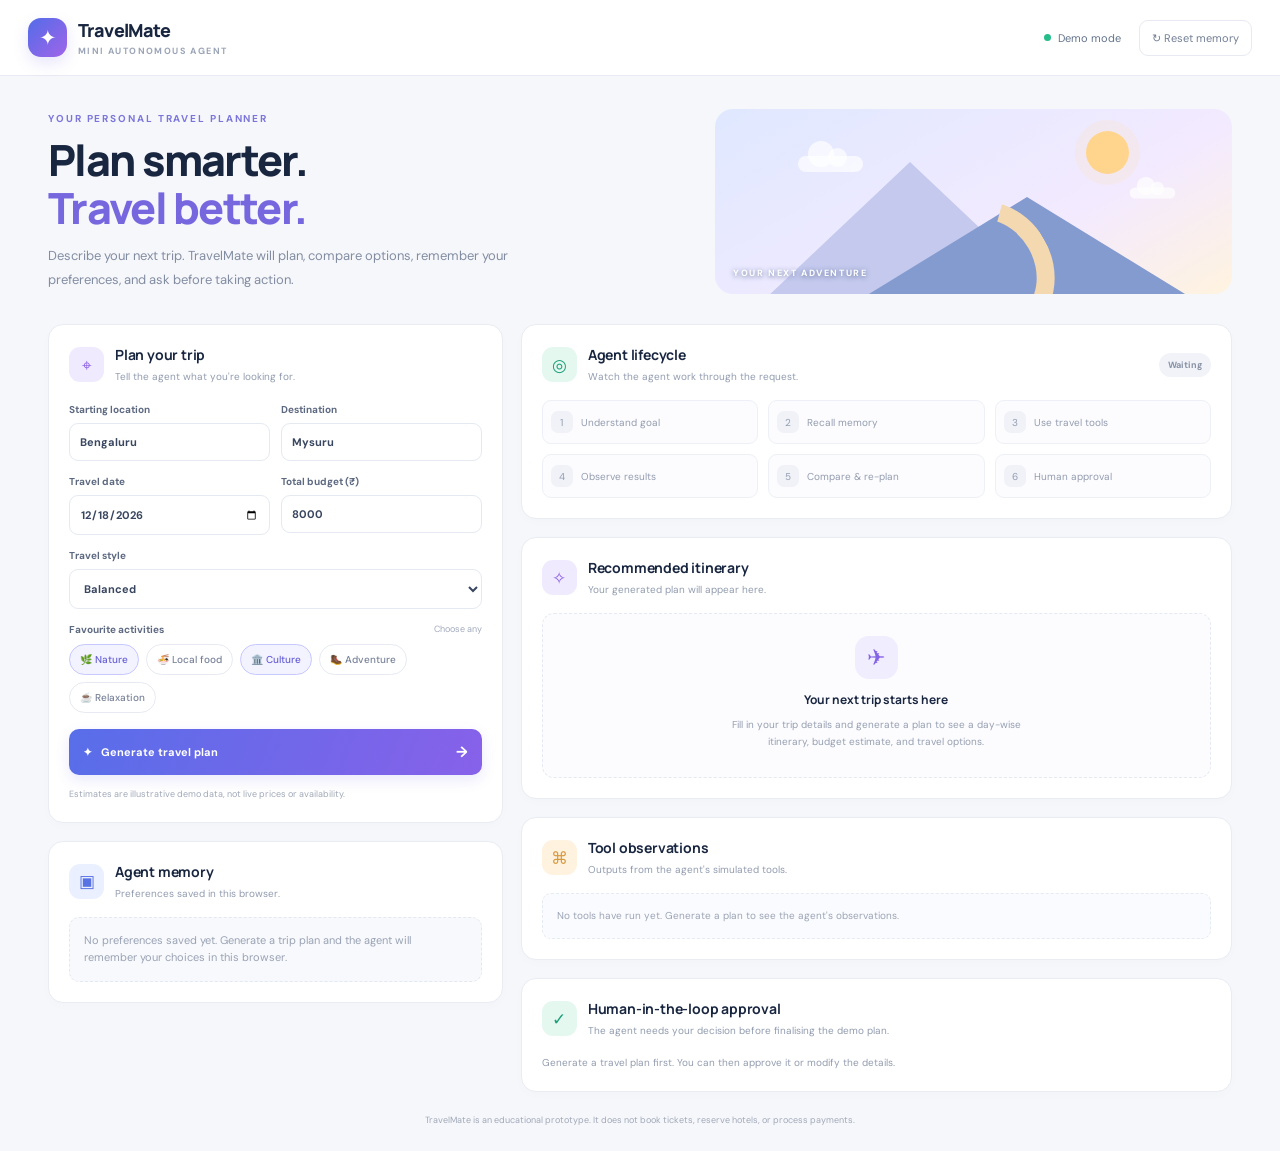
<file: Activity3-TravelMate/index.html>
<!DOCTYPE html>
<html lang="en">
<head>
  <meta charset="UTF-8">
  <meta name="viewport" content="width=device-width, initial-scale=1.0">
  <meta name="description" content="TravelMate is a rule-based mini autonomous travel agent demo.">
  <title>TravelMate — Mini Autonomous Travel Agent</title>
  <link rel="stylesheet" href="style.css">
</head>
<body>
  <header class="topbar">
    <a class="brand" href="#" aria-label="TravelMate home">
      <span class="brand-icon">✦</span>
      <span><strong>TravelMate</strong><small>MINI AUTONOMOUS AGENT</small></span>
    </a>
    <div class="top-actions">
      <span class="demo-badge"><span></span> Demo mode</span>
      <button id="resetMemory" class="ghost-button" type="button">↻ Reset memory</button>
    </div>
  </header>

  <main class="page">
    <section class="intro">
      <div>
        <div class="eyebrow">YOUR PERSONAL TRAVEL PLANNER</div>
        <h1>Plan smarter.<br><span>Travel better.</span></h1>
        <p>Describe your next trip. TravelMate will plan, compare options, remember your preferences, and ask before taking action.</p>
      </div>
      <div class="intro-art" aria-hidden="true">
        <div class="sun"></div><div class="cloud cloud-one"></div><div class="cloud cloud-two"></div>
        <div class="mountain mountain-back"></div><div class="mountain mountain-front"></div>
        <div class="path"></div><div class="art-label">YOUR NEXT ADVENTURE</div>
      </div>
    </section>

    <section class="workspace">
      <div class="left-column">
        <section class="card request-card">
          <div class="section-heading"><div class="section-icon purple">⌖</div><div><h2>Plan your trip</h2><p>Tell the agent what you're looking for.</p></div></div>
          <form id="tripForm">
            <div class="field-grid">
              <label>Starting location<input id="origin" name="origin" placeholder="e.g. Bengaluru" required value="Bengaluru"></label>
              <label>Destination<input id="destination" name="destination" placeholder="e.g. Mysuru" required value="Mysuru"></label>
            </div>
            <div class="field-grid">
              <label>Travel date<input id="travelDate" name="travelDate" type="date" required></label>
              <label>Total budget (₹)<input id="budget" name="budget" type="number" min="500" step="500" value="8000" required></label>
            </div>
            <label>Travel style
              <select id="style" name="style">
                <option value="balanced">Balanced</option>
                <option value="budget">Budget-friendly</option>
                <option value="comfort">Comfort</option>
                <option value="adventure">Adventure</option>
                <option value="sightseeing">Sightseeing</option>
              </select>
            </label>
            <label>Favourite activities <span class="optional">Choose any</span></label>
            <div class="chips" id="activityChips">
              <label class="chip"><input type="checkbox" value="nature" checked><span>🌿 Nature</span></label>
              <label class="chip"><input type="checkbox" value="food"><span>🍜 Local food</span></label>
              <label class="chip"><input type="checkbox" value="culture" checked><span>🏛️ Culture</span></label>
              <label class="chip"><input type="checkbox" value="adventure"><span>🥾 Adventure</span></label>
              <label class="chip"><input type="checkbox" value="relaxation"><span>☕ Relaxation</span></label>
            </div>
            <button class="primary-button full" type="submit"><span>✦</span> Generate travel plan <span class="button-arrow">→</span></button>
          </form>
          <p class="form-note">Estimates are illustrative demo data, not live prices or availability.</p>
        </section>

        <section class="card memory-card">
          <div class="section-heading compact"><div class="section-icon blue">▣</div><div><h2>Agent memory</h2><p>Preferences saved in this browser.</p></div></div>
          <div id="memoryContent" class="memory-content"></div>
        </section>
      </div>

      <div class="right-column">
        <section class="card lifecycle-card">
          <div class="section-heading compact"><div class="section-icon green">◎</div><div><h2>Agent lifecycle</h2><p>Watch the agent work through the request.</p></div><span id="lifecycleStatus" class="status-pill">Waiting</span></div>
          <div class="lifecycle-track" id="lifecycleTrack">
            <div class="life-step" data-step="0"><span class="step-num">1</span><span>Understand goal</span></div>
            <div class="life-step" data-step="1"><span class="step-num">2</span><span>Recall memory</span></div>
            <div class="life-step" data-step="2"><span class="step-num">3</span><span>Use travel tools</span></div>
            <div class="life-step" data-step="3"><span class="step-num">4</span><span>Observe results</span></div>
            <div class="life-step" data-step="4"><span class="step-num">5</span><span>Compare & re-plan</span></div>
            <div class="life-step" data-step="5"><span class="step-num">6</span><span>Human approval</span></div>
          </div>
        </section>

        <section class="card plan-card" id="planCard">
          <div class="section-heading compact"><div class="section-icon purple">✧</div><div><h2>Recommended itinerary</h2><p id="planSubtitle">Your generated plan will appear here.</p></div></div>
          <div id="emptyPlan" class="empty-state"><div class="empty-icon">✈</div><strong>Your next trip starts here</strong><p>Fill in your trip details and generate a plan to see a day-wise itinerary, budget estimate, and travel options.</p></div>
          <div id="planContent" hidden></div>
        </section>

        <section class="card tools-card">
          <div class="section-heading compact"><div class="section-icon amber">⌘</div><div><h2>Tool observations</h2><p>Outputs from the agent's simulated tools.</p></div></div>
          <div id="observations" class="observations"><div class="observation-placeholder">No tools have run yet. Generate a plan to see the agent's observations.</div></div>
        </section>

        <section class="card approval-card" id="approvalCard">
          <div class="section-heading compact"><div class="section-icon green">✓</div><div><h2>Human-in-the-loop approval</h2><p>The agent needs your decision before finalising the demo plan.</p></div></div>
          <div id="approvalContent" class="approval-content"><p>Generate a travel plan first. You can then approve it or modify the details.</p></div>
        </section>
      </div>
    </section>
    <footer>TravelMate is an educational prototype. It does not book tickets, reserve hotels, or process payments.</footer>
  </main>
  <div id="toast" class="toast" role="status" aria-live="polite"></div>
  <script src="script.js"></script>
</body>
</html>
</file>
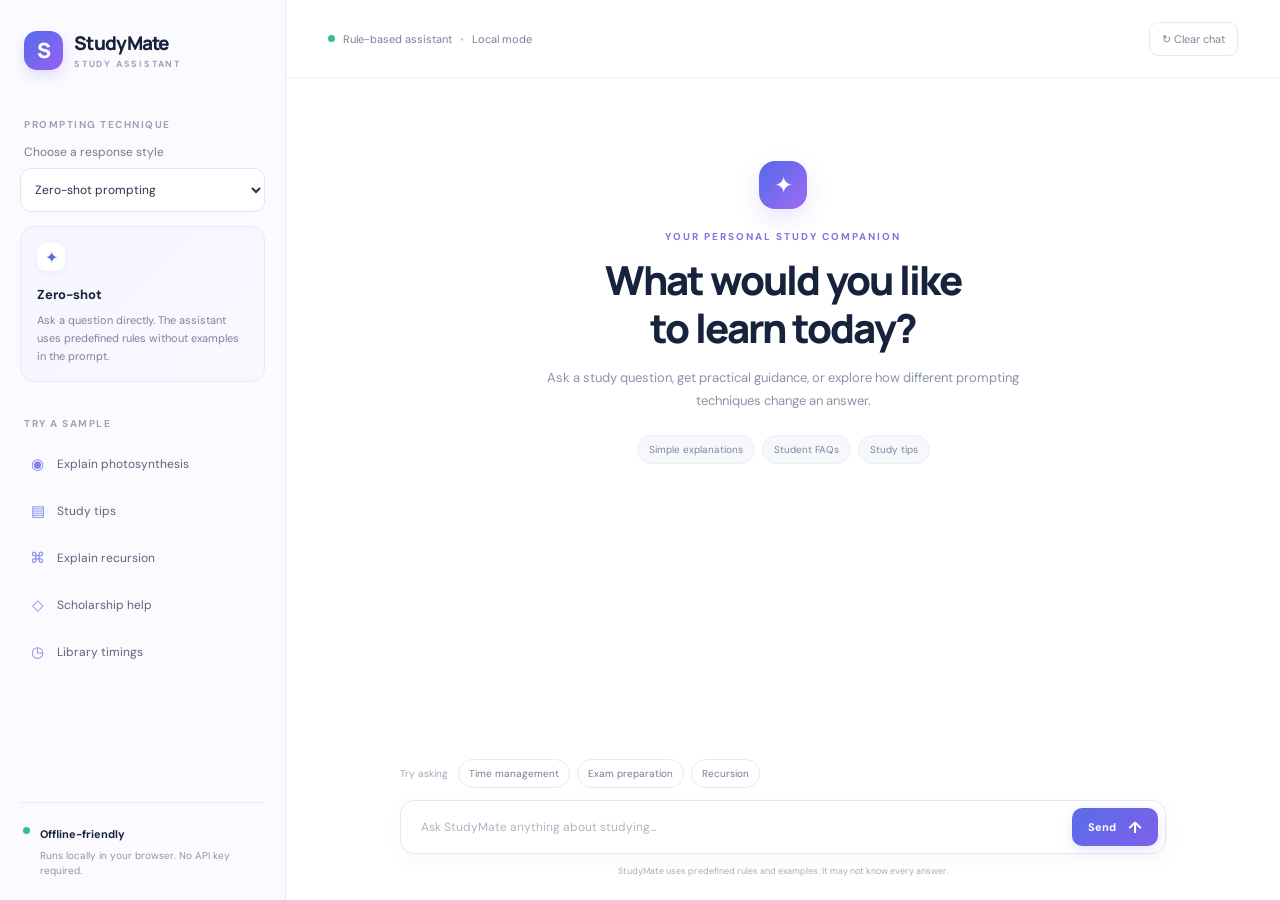
<file: Lab2-StudyMate/index.html>
<!DOCTYPE html>
<html lang="en">
<head>
  <meta charset="UTF-8">
  <meta name="viewport" content="width=device-width, initial-scale=1.0">
  <meta name="description" content="A simple rule-based study assistant demonstrating zero-shot, few-shot, and role prompting.">
  <title>StudyMate — Study Assistant</title>
  <link rel="stylesheet" href="style.css">
</head>
<body>
  <div class="app-shell">
    <aside class="sidebar">
      <div class="brand">
        <div class="brand-mark">S</div>
        <div><strong>StudyMate</strong><span>STUDY ASSISTANT</span></div>
      </div>
      <div class="sidebar-label">PROMPTING TECHNIQUE</div>
      <label class="select-label" for="technique">Choose a response style</label>
      <select id="technique">
        <option value="zero">Zero-shot prompting</option>
        <option value="few">Few-shot prompting</option>
        <option value="role">Role prompting</option>
      </select>
      <div class="technique-card" id="techniqueCard">
        <div class="mini-icon">✦</div>
        <strong>Zero-shot</strong>
        <p>Ask a question directly. The assistant uses predefined rules without examples in the prompt.</p>
      </div>
      <div class="sidebar-label examples-label">TRY A SAMPLE</div>
      <div class="sample-list">
        <button class="sample" data-question="What is photosynthesis?"><span>◉</span> Explain photosynthesis</button>
        <button class="sample" data-question="How can I study better?"><span>▤</span> Study tips</button>
        <button class="sample" data-question="Explain recursion."><span>⌘</span> Explain recursion</button>
        <button class="sample" data-question="How do I apply for a scholarship?"><span>◇</span> Scholarship help</button>
        <button class="sample" data-question="What are the library timings?"><span>◷</span> Library timings</button>
      </div>
      <div class="sidebar-note"><span class="note-dot"></span><div><strong>Offline-friendly</strong><p>Runs locally in your browser. No API key required.</p></div></div>
    </aside>

    <main class="main-panel">
      <header class="topbar">
        <div class="mobile-brand"><div class="brand-mark">S</div><strong>StudyMate</strong></div>
        <div class="status"><span class="online-dot"></span> Rule-based assistant <span class="status-divider">•</span> Local mode</div>
        <button id="clearChat" class="clear-button" type="button">↻ <span>Clear chat</span></button>
      </header>

      <section class="conversation">
        <div class="welcome" id="welcome">
          <div class="welcome-icon">✦</div>
          <div class="eyebrow">YOUR PERSONAL STUDY COMPANION</div>
          <h1>What would you like<br class="desktop-break"> to learn today?</h1>
          <p>Ask a study question, get practical guidance, or explore how different prompting techniques change an answer.</p>
          <div class="welcome-pills"><span>Simple explanations</span><span>Student FAQs</span><span>Study tips</span></div>
        </div>
        <div id="chatMessages" class="chat-messages" aria-live="polite"></div>
      </section>

      <section class="composer-wrap">
        <div class="quick-prompts">
          <span>Try asking</span>
          <button data-question="How do I manage my time effectively?">Time management</button>
          <button data-question="How should I prepare for exams?">Exam preparation</button>
          <button data-question="Explain recursion.">Recursion</button>
        </div>
        <form id="chatForm" class="composer">
          <input id="questionInput" type="text" placeholder="Ask StudyMate anything about studying..." autocomplete="off" required aria-label="Your question">
          <button class="send-button" type="submit" aria-label="Send question">Send <span>↑</span></button>
        </form>
        <p class="disclaimer">StudyMate uses predefined rules and examples. It may not know every answer.</p>
      </section>
    </main>
  </div>
  <script src="script.js"></script>
</body>
</html>
</file>
<file: Activity3-TravelMate/style.css>
@import url('https://fonts.googleapis.com/css2?family=DM+Sans:wght@400;500;600;700&family=Manrope:wght@400;500;600;700;800&display=swap');
:root{--ink:#192640;--muted:#8490a5;--line:#e8ebf3;--blue:#536ce8;--purple:#9062e9;--green:#22a783;--bg:#f6f7fb;--card:#fff}
*{box-sizing:border-box}body{margin:0;background:var(--bg);color:var(--ink);font-family:"DM Sans",Arial,sans-serif;font-size:13px}button,input,select{font:inherit}button{cursor:pointer}.topbar{height:76px;background:#fff;border-bottom:1px solid var(--line);display:flex;align-items:center;justify-content:space-between;padding:0 max(calc((100vw - 1240px)/2),28px)}.brand{display:flex;align-items:center;gap:11px;text-decoration:none;color:inherit}.brand-icon{width:39px;height:39px;border-radius:13px;display:grid;place-items:center;background:linear-gradient(135deg,#536ce8,#a064e9);color:white;font-size:21px;box-shadow:0 6px 15px #7164e52b}.brand strong{display:block;font:800 18px Manrope,sans-serif;letter-spacing:-.6px}.brand small{display:block;color:#9ba4b7;font-size:9px;font-weight:700;letter-spacing:1.4px;margin-top:3px}.top-actions{display:flex;align-items:center;gap:18px}.demo-badge{display:flex;align-items:center;gap:7px;color:#64748b;font-size:11px}.demo-badge span{width:7px;height:7px;background:#26bd8b;border-radius:50%}.ghost-button{border:1px solid #e7eaf2;border-radius:9px;padding:10px 12px;color:#737f95;background:#fff;font-size:11px}.ghost-button:hover{background:#f7f8ff;color:var(--blue)}.page{max-width:1240px;margin:0 auto;padding:28px 28px 20px}.intro{display:grid;grid-template-columns:1.1fr .9fr;align-items:center;gap:35px;margin-bottom:25px;min-height:195px}.eyebrow{color:#7c76db;font-weight:700;font-size:10px;letter-spacing:1.9px}.intro h1{font:800 clamp(31px,3.5vw,43px)/1.12 Manrope,sans-serif;letter-spacing:-1.7px;margin:11px 0 12px}.intro h1 span{color:#7767df}.intro p{max-width:500px;line-height:1.8;color:#828da2;margin:0;font-size:13px}.intro-art{height:185px;border-radius:18px;overflow:hidden;position:relative;background:linear-gradient(150deg,#dfe8ff,#f3eaff 65%,#fff3df)}.sun{position:absolute;right:20%;top:22px;width:43px;height:43px;border-radius:50%;background:#ffd58d;box-shadow:0 0 0 11px #ffdda32c}.cloud{position:absolute;width:65px;height:16px;background:#ffffffb0;border-radius:20px}.cloud:before,.cloud:after{content:"";position:absolute;bottom:5px;background:inherit;border-radius:50%}.cloud:before{width:26px;height:26px;left:10px}.cloud:after{width:19px;height:19px;left:30px}.cloud-one{top:47px;left:16%}.cloud-two{top:76px;right:9%;transform:scale(.7)}.mountain{position:absolute;bottom:-38px;width:0;height:0;border-left:180px solid transparent;border-right:180px solid transparent;border-bottom:170px solid #b5c5e8}.mountain-back{left:3%;border-bottom-color:#c4c9ed}.mountain-front{right:-15px;border-left-width:220px;border-right-width:220px;border-bottom-width:135px;border-bottom-color:#849bd0}.path{position:absolute;bottom:-45px;left:42%;width:120px;height:140px;border-radius:50%;border:18px solid #f4d8b0;border-left-color:transparent;border-top-color:transparent;transform:rotate(-30deg)}.art-label{position:absolute;bottom:15px;left:18px;color:#fff;font-size:9px;font-weight:700;letter-spacing:1.6px;text-shadow:0 1px 5px #52648b}.workspace{display:grid;grid-template-columns:minmax(290px,.78fr) minmax(0,1.22fr);gap:18px;align-items:start}.left-column,.right-column{display:grid;gap:18px;min-width:0}.card{background:var(--card);border:1px solid #e9ecf3;border-radius:15px;padding:20px;box-shadow:0 3px 12px #1e2b4a04}.section-heading{display:flex;align-items:center;gap:11px;margin-bottom:19px}.section-heading.compact{margin-bottom:16px}.section-heading>div:nth-child(2){flex:1;min-width:0}.section-heading h2{font:700 14px Manrope,sans-serif;margin:0;letter-spacing:-.2px}.section-heading p{font-size:10px;color:#929caf;margin:5px 0 0;line-height:1.5}.section-icon{width:35px;height:35px;border-radius:11px;display:grid;place-items:center;font-size:17px;flex-shrink:0}.section-icon.purple{background:#f0eaff;color:#8c62e6}.section-icon.blue{background:#eaf0ff;color:#5872e4}.section-icon.green{background:#e4f8f0;color:#1b9e79}.section-icon.amber{background:#fff2df;color:#d99b42}form{display:grid;gap:14px}.field-grid{display:grid;grid-template-columns:1fr 1fr;gap:11px}form label{display:block;color:#5d6980;font-size:10px;font-weight:700}input,select{display:block;width:100%;margin-top:7px;border:1px solid #e5e9f1;border-radius:9px;padding:11px 10px;background:#fff;color:#38465f;outline:none;font-size:11px;min-width:0}input:focus,select:focus{border-color:#aab4ff;box-shadow:0 0 0 3px #6478ed13}.optional{float:right;color:#a2aabc;font-size:9px;font-weight:400}.chips{display:flex;flex-wrap:wrap;gap:7px;margin-top:-6px}.chip{cursor:pointer}.chip input{position:absolute;opacity:0;width:1px;height:1px}.chip span{display:block;border:1px solid #e7eaf2;border-radius:20px;padding:8px 10px;color:#778198;font-size:10px;font-weight:500;transition:.15s}.chip input:checked+span{border-color:#c6c8ff;background:#f3f2ff;color:#645ed4}.primary-button{display:flex;align-items:center;justify-content:center;gap:9px;border:0;border-radius:10px;padding:13px 14px;background:linear-gradient(110deg,#586ee9,#8761e9);color:white;font-weight:700;font-size:11px;box-shadow:0 5px 14px #6c68e526}.primary-button:hover{filter:brightness(1.04);transform:translateY(-1px)}.primary-button.full{width:100%;margin-top:2px}.button-arrow{margin-left:auto;font-size:15px}.form-note{color:#a0a8b8;font-size:9px;line-height:1.5;margin:13px 0 0}.memory-content{display:grid;gap:10px}.memory-empty{color:#99a2b4;background:#f8f9fc;border:1px dashed #e4e8f0;border-radius:10px;padding:14px;font-size:11px;line-height:1.6}.memory-row{display:flex;align-items:flex-start;justify-content:space-between;gap:12px;padding:10px 11px;background:#f8f9fd;border-radius:9px}.memory-row span{color:#919bae;font-size:10px}.memory-row strong{font-size:10px;text-align:right;max-width:65%;overflow-wrap:anywhere}.status-pill{padding:6px 9px;border-radius:20px;background:#f1f3f8;color:#8792a5;font-size:9px;font-weight:700;white-space:nowrap}.status-pill.done{background:#e4f8f0;color:#1a9b76}.lifecycle-track{display:grid;grid-template-columns:repeat(3,1fr);gap:10px}.life-step{display:flex;align-items:center;gap:8px;min-width:0;color:#939caf;font-size:10px;padding:10px 8px;border:1px solid #edf0f6;border-radius:9px;background:#fcfcfe}.step-num{width:22px;height:22px;display:grid;place-items:center;border-radius:7px;background:#f0f2f8;color:#929db1;font-size:10px;flex-shrink:0}.life-step.active{border-color:#d4d7ff;background:#f7f6ff;color:#645fd0}.life-step.active .step-num{background:#e6e5ff;color:#5b5dd0}.life-step.complete{border-color:#d4f1e5;background:#f6fcf9;color:#248e72}.life-step.complete .step-num{background:#dcf5eb;color:#168e6b}.empty-state{text-align:center;padding:22px 25px 27px;border:1px dashed #e5e9f2;border-radius:12px;background:#fcfcff}.empty-icon{width:43px;height:43px;margin:0 auto 12px;display:grid;place-items:center;border-radius:14px;background:#f0edff;color:#8563e5;font-size:22px}.empty-state strong{font:700 12px Manrope,sans-serif}.empty-state p{max-width:320px;margin:8px auto 0;color:#969fb0;font-size:10px;line-height:1.7}.plan-summary{display:flex;justify-content:space-between;gap:12px;align-items:flex-start;padding:13px;border-radius:11px;background:linear-gradient(110deg,#f3f5ff,#fbf7ff);margin-bottom:13px}.plan-summary strong{display:block;font:700 14px Manrope,sans-serif}.plan-summary span{display:block;color:#858fa4;font-size:10px;margin-top:5px}.budget-total{text-align:right;color:#5f61d5;font:800 19px Manrope,sans-serif;white-space:nowrap}.budget-total small{display:block;color:#9ba3b4;font:500 9px "DM Sans",sans-serif;margin-top:3px}.budget-warning{padding:9px 11px;border-radius:8px;background:#fff4e6;color:#aa6c24;font-size:10px;line-height:1.5;margin:0 0 13px}.budget-ok{padding:9px 11px;border-radius:8px;background:#eaf9f2;color:#258565;font-size:10px;margin:0 0 13px}.subheading{font-size:10px;font-weight:700;color:#7c879b;letter-spacing:.6px;text-transform:uppercase;margin:16px 0 9px}.budget-list{display:grid;gap:9px}.budget-line{display:grid;grid-template-columns:1fr auto;gap:10px;align-items:center;color:#7d879a;font-size:10px}.budget-line strong{color:#47546b;font-size:10px}.bar{grid-column:1/-1;height:5px;border-radius:10px;background:#eff1f8;overflow:hidden;margin-top:-4px}.bar span{display:block;height:100%;border-radius:10px;background:linear-gradient(90deg,#6578ec,#9a68e8)}.itinerary{display:grid;gap:10px}.day{display:grid;grid-template-columns:54px 1fr;gap:12px;border:1px solid #edf0f6;border-radius:10px;padding:12px}.day-badge{background:#f0f2ff;border-radius:9px;display:flex;flex-direction:column;align-items:center;justify-content:center;color:#5f67d8;padding:8px 3px}.day-badge span{font-size:8px;font-weight:700;letter-spacing:.8px}.day-badge strong{font:800 16px Manrope,sans-serif}.day h3{font-size:11px;margin:2px 0 5px}.day p{color:#8791a4;font-size:10px;line-height:1.65;margin:0}.option-grid{display:grid;grid-template-columns:repeat(3,1fr);gap:8px}.option{border:1px solid #e9ecf3;border-radius:10px;padding:11px;position:relative}.option.recommended{border-color:#c9caff;background:#f9f8ff}.option-tag{display:inline-block;font-size:8px;font-weight:700;color:#6d64d6;background:#efedff;border-radius:20px;padding:4px 6px;margin-bottom:8px}.option h3{font-size:10px;margin:0 0 6px}.option .price{font:800 14px Manrope,sans-serif;color:#36445f}.option p{color:#919bad;font-size:9px;line-height:1.55;margin:6px 0 0}.option .fit{font-size:9px;color:#26896f;margin-top:8px}.observations{display:grid;gap:8px}.observation{display:grid;grid-template-columns:25px 1fr;gap:9px;padding:10px;background:#fafbfe;border:1px solid #eef0f6;border-radius:9px}.obs-icon{width:25px;height:25px;border-radius:8px;background:#f0edff;color:#8161df;display:grid;place-items:center;font-size:12px}.observation strong{display:block;font-size:10px;margin:1px 0 4px}.observation p{font-size:10px;color:#8792a5;line-height:1.6;margin:0}.observation-placeholder{padding:14px;background:#fafbfe;border:1px dashed #e6eaf2;border-radius:9px;color:#9ba4b5;font-size:10px;line-height:1.6}.approval-content>p{font-size:10px;color:#939caf;line-height:1.7;margin:0}.approval-summary{font-size:11px;line-height:1.65;color:#7b879c;margin:0 0 12px}.approval-actions{display:flex;gap:9px}.approval-actions button{flex:1;border-radius:9px;padding:11px 9px;font-size:10px;font-weight:700}.approve-button{background:#1f9e79;color:white;border:1px solid #1f9e79}.modify-button{background:white;color:#6976dc;border:1px solid #dcdfff}.approve-button:hover{background:#188a69}.modify-button:hover{background:#f8f7ff}.approved-state{display:flex;align-items:flex-start;gap:10px;padding:12px;border-radius:10px;background:#eaf9f2;color:#238765;font-size:11px;line-height:1.6}.approved-state strong{display:block;margin-bottom:2px}footer{text-align:center;color:#a0a8b8;font-size:9px;padding:22px 0 5px}.toast{position:fixed;bottom:20px;left:50%;transform:translate(-50%,15px);opacity:0;pointer-events:none;background:#202b45;color:#fff;border-radius:10px;padding:12px 16px;font-size:11px;box-shadow:0 8px 25px #1c27412b;transition:.2s;z-index:5;max-width:90vw}.toast.show{opacity:1;transform:translate(-50%,0)}
@media(max-width:900px){.page{padding:22px 18px}.topbar{padding:0 18px}.workspace{grid-template-columns:1fr}.intro{grid-template-columns:1fr .7fr;gap:18px}.intro-art{height:160px}.left-column,.right-column{gap:14px}.workspace{gap:14px}}
@media(max-width:600px){.topbar{height:65px}.brand-icon{width:34px;height:34px}.brand strong{font-size:16px}.brand small{font-size:7px;letter-spacing:1px}.top-actions{gap:8px}.demo-badge{display:none}.ghost-button{padding:9px;font-size:10px}.page{padding:18px 12px}.intro{display:block;margin-bottom:18px}.intro h1{font-size:34px}.intro p{font-size:12px}.intro-art{height:125px;margin-top:18px}.card{padding:15px;border-radius:13px}.field-grid{gap:8px}.lifecycle-track{grid-template-columns:repeat(2,1fr)}.option-grid{grid-template-columns:1fr}.option{padding:12px}.option h3{font-size:11px}.plan-summary{padding:11px}.budget-total{font-size:17px}.day{grid-template-columns:47px 1fr;gap:9px;padding:9px}.approval-actions{flex-direction:column}.section-heading h2{font-size:13px}}
</file>
<file: Lab2-StudyMate/style.css>
@import url('https://fonts.googleapis.com/css2?family=DM+Sans:wght@400;500;600;700&family=Manrope:wght@400;500;600;700;800&display=swap');

:root {
  --ink: #17233c;
  --muted: #7c879c;
  --line: #e8ebf3;
  --blue: #5268e8;
  --purple: #8b5cf6;
  --panel: #ffffff;
  --soft: #f5f6ff;
}
* { box-sizing: border-box; }
body { margin: 0; color: var(--ink); background: #f7f8fc; font-family: "DM Sans", Arial, sans-serif; }
button, input, select { font: inherit; }
button { cursor: pointer; }
.app-shell { min-height: 100vh; display: grid; grid-template-columns: 286px minmax(0, 1fr); max-width: 1600px; margin: 0 auto; background: #fff; box-shadow: 0 0 70px #17233c0a; }
.sidebar { background: #fbfbff; border-right: 1px solid var(--line); padding: 30px 20px 22px; display: flex; flex-direction: column; min-height: 100vh; }
.brand { display: flex; align-items: center; gap: 11px; margin: 0 0 48px 4px; }
.brand-mark { height: 39px; width: 39px; border-radius: 13px; display: grid; place-items: center; color: white; font: 800 21px Manrope, sans-serif; background: linear-gradient(135deg, #536bea, #9a61f5); box-shadow: 0 6px 15px #6a69e833; }
.brand strong { display: block; font: 800 19px Manrope, sans-serif; letter-spacing: -.7px; }
.brand span { display: block; margin-top: 2px; color: #9aa3b7; font-size: 9px; font-weight: 700; letter-spacing: 1.8px; }
.sidebar-label { color: #9aa3b7; font-size: 10px; font-weight: 700; letter-spacing: 1.5px; margin: 0 0 13px 4px; }
.select-label { display: block; color: #6f7b91; font-size: 12px; margin: 0 0 8px 4px; }
select { width: 100%; border: 1px solid #e4e7f1; border-radius: 11px; background: white; padding: 12px 10px; color: #27334d; outline: none; font-size: 12px; }
select:focus, input:focus { border-color: #a8b2ff; box-shadow: 0 0 0 3px #6578ed14; }
.technique-card { margin-top: 14px; padding: 16px; border: 1px solid #e7e8ff; border-radius: 14px; background: linear-gradient(135deg, #f5f6ff, #fbf7ff); }
.mini-icon { display: grid; place-items: center; width: 28px; height: 28px; border-radius: 9px; color: #5c66df; background: white; box-shadow: 0 2px 8px #3d4da90d; margin-bottom: 12px; }
.technique-card strong { font-size: 13px; }
.technique-card p { color: #7b849b; font-size: 11px; line-height: 1.65; margin: 7px 0 0; }
.examples-label { margin-top: 35px; }
.sample-list { display: grid; gap: 5px; }
.sample { display: flex; gap: 11px; align-items: center; border: 0; text-align: left; background: transparent; color: #59657d; border-radius: 9px; padding: 11px 9px; font-size: 12px; transition: .15s; }
.sample span { width: 17px; color: #8185e9; text-align: center; font-size: 15px; }
.sample:hover { background: #f0f1ff; color: #3849c7; }
.sidebar-note { margin-top: auto; border-top: 1px solid var(--line); padding: 19px 3px 0; display: flex; gap: 10px; align-items: flex-start; }
.note-dot, .online-dot { width: 7px; height: 7px; background: #35bf8a; border-radius: 50%; display: inline-block; flex-shrink: 0; }
.note-dot { margin-top: 5px; }
.sidebar-note strong { font-size: 11px; }
.sidebar-note p { color: #8b95a8; font-size: 10px; margin: 5px 0 0; line-height: 1.5; }
.main-panel { min-width: 0; display: flex; flex-direction: column; min-height: 100vh; }
.topbar { height: 78px; padding: 0 42px; display: flex; align-items: center; justify-content: space-between; border-bottom: 1px solid #eff0f6; }
.status { color: #768198; font-size: 11px; display: flex; align-items: center; gap: 8px; }
.status-divider { color: #c5cada; }
.clear-button { border: 1px solid #e7eaf2; background: white; color: #7d879a; padding: 9px 12px; border-radius: 9px; font-size: 11px; }
.clear-button:hover { background: #f7f7ff; color: #4f5fe0; }
.mobile-brand { display: none; align-items: center; gap: 8px; }
.mobile-brand .brand-mark { width: 30px; height: 30px; border-radius: 9px; font-size: 16px; }
.conversation { width: 100%; max-width: 850px; padding: 36px 42px 18px; margin: 0 auto; flex: 1; display: flex; flex-direction: column; }
.welcome { text-align: center; padding: 38px 0 27px; }
.welcome-icon { display: grid; place-items: center; margin: 0 auto 21px; width: 48px; height: 48px; border-radius: 16px; color: white; font-size: 23px; background: linear-gradient(135deg, #526bea, #a16af4); box-shadow: 0 9px 22px #6d68e52b; }
.eyebrow { color: #7c78df; font-size: 10px; font-weight: 700; letter-spacing: 2px; }
h1 { font: 800 clamp(28px, 3.2vw, 40px)/1.2 Manrope, sans-serif; letter-spacing: -1.8px; margin: 13px 0 14px; }
.welcome > p { max-width: 490px; margin: 0 auto; color: #8a94a8; font-size: 13px; line-height: 1.8; }
.welcome-pills { display: flex; flex-wrap: wrap; justify-content: center; gap: 7px; margin-top: 22px; }
.welcome-pills span { color: #7c86a0; background: #f7f8fc; border: 1px solid #eceef5; border-radius: 20px; padding: 7px 11px; font-size: 10px; }
.chat-messages { display: flex; flex-direction: column; gap: 20px; }
.message { display: flex; gap: 10px; align-items: flex-start; animation: rise .2s ease-out; }
.message.user { justify-content: flex-end; }
.avatar { width: 30px; height: 30px; display: grid; place-items: center; border-radius: 10px; flex-shrink: 0; font-size: 12px; font-weight: 700; }
.assistant .avatar { background: linear-gradient(135deg, #536bea, #9364ef); color: white; }
.user .avatar { order: 2; background: #e9edff; color: #5867db; }
.message-body { max-width: min(78%, 600px); }
.message-name { font-size: 10px; font-weight: 700; color: #929bb0; margin: 0 0 6px 2px; }
.user .message-name { text-align: right; }
.bubble { font-size: 13px; line-height: 1.75; padding: 13px 16px; border-radius: 4px 15px 15px 15px; color: #4f5c73; background: #f6f7fc; border: 1px solid #eff0f7; white-space: pre-wrap; overflow-wrap: anywhere; }
.user .bubble { color: white; border: 0; border-radius: 15px 4px 15px 15px; background: linear-gradient(135deg, #596ce9, #7863e8); }
.answer-meta { color: #a0a8b9; font-size: 10px; margin: 7px 0 0 2px; }
.composer-wrap { width: 100%; max-width: 850px; margin: 0 auto; padding: 12px 42px 23px; }
.quick-prompts { display: flex; align-items: center; flex-wrap: wrap; gap: 7px; margin: 0 0 12px; }
.quick-prompts > span { color: #a0a8b8; font-size: 10px; margin-right: 3px; }
.quick-prompts button { color: #727d95; background: white; border: 1px solid #e8eaf3; border-radius: 20px; padding: 7px 10px; font-size: 10px; }
.quick-prompts button:hover { border-color: #c7cbff; color: #5965d9; }
.composer { display: flex; gap: 10px; border: 1px solid #e5e8f2; border-radius: 14px; padding: 7px; box-shadow: 0 6px 22px #1c2a4a08; background: white; }
.composer input { min-width: 0; flex: 1; border: 1px solid transparent; border-radius: 9px; outline: none; padding: 10px 12px; color: #34415a; font-size: 12px; }
.composer input::placeholder { color: #adb4c3; }
.send-button { display: flex; align-items: center; gap: 12px; border: 0; border-radius: 10px; color: white; background: linear-gradient(135deg, #596ce9, #7e60e9); padding: 0 16px; font-size: 11px; font-weight: 700; box-shadow: 0 4px 12px #6569e52b; }
.send-button:hover { filter: brightness(1.05); transform: translateY(-1px); }
.send-button span { font-size: 16px; }
.disclaimer { text-align: center; font-size: 9px; color: #a5adbc; margin: 11px 0 0; }
@keyframes rise { from { opacity: 0; transform: translateY(5px); } to { opacity: 1; transform: translateY(0); } }
@media (min-width: 1200px) { .conversation { padding-top: 45px; } }
@media (max-width: 760px) {
  .app-shell { display: flex; flex-direction: column; }
  .sidebar { min-height: auto; padding: 14px 16px; border-right: 0; border-bottom: 1px solid var(--line); }
  .sidebar > .brand, .sidebar-label, .select-label, .technique-card, .examples-label, .sample-list, .sidebar-note { display: none; }
  .sidebar::before { content: "PROMPTING TECHNIQUE"; display: block; color: #9aa3b7; font-size: 9px; font-weight: 700; letter-spacing: 1.2px; margin: 0 0 8px 2px; }
  .sidebar select { padding: 10px; }
  .main-panel { min-height: calc(100vh - 77px); }
  .topbar { height: 58px; padding: 0 16px; }
  .mobile-brand { display: flex; }
  .mobile-brand strong { font: 800 15px Manrope, sans-serif; }
  .status { display: none; }
  .clear-button { padding: 8px 10px; }
  .conversation { padding: 18px 16px; }
  .welcome { padding: 32px 0 20px; }
  h1 { letter-spacing: -1px; }
  .welcome > p { font-size: 12px; }
  .composer-wrap { padding: 10px 14px 16px; }
  .quick-prompts { gap: 5px; }
  .quick-prompts > span { width: 100%; }
  .quick-prompts button { font-size: 9px; }
  .message-body { max-width: 86%; }
  .disclaimer { line-height: 1.5; }
}
</file>
